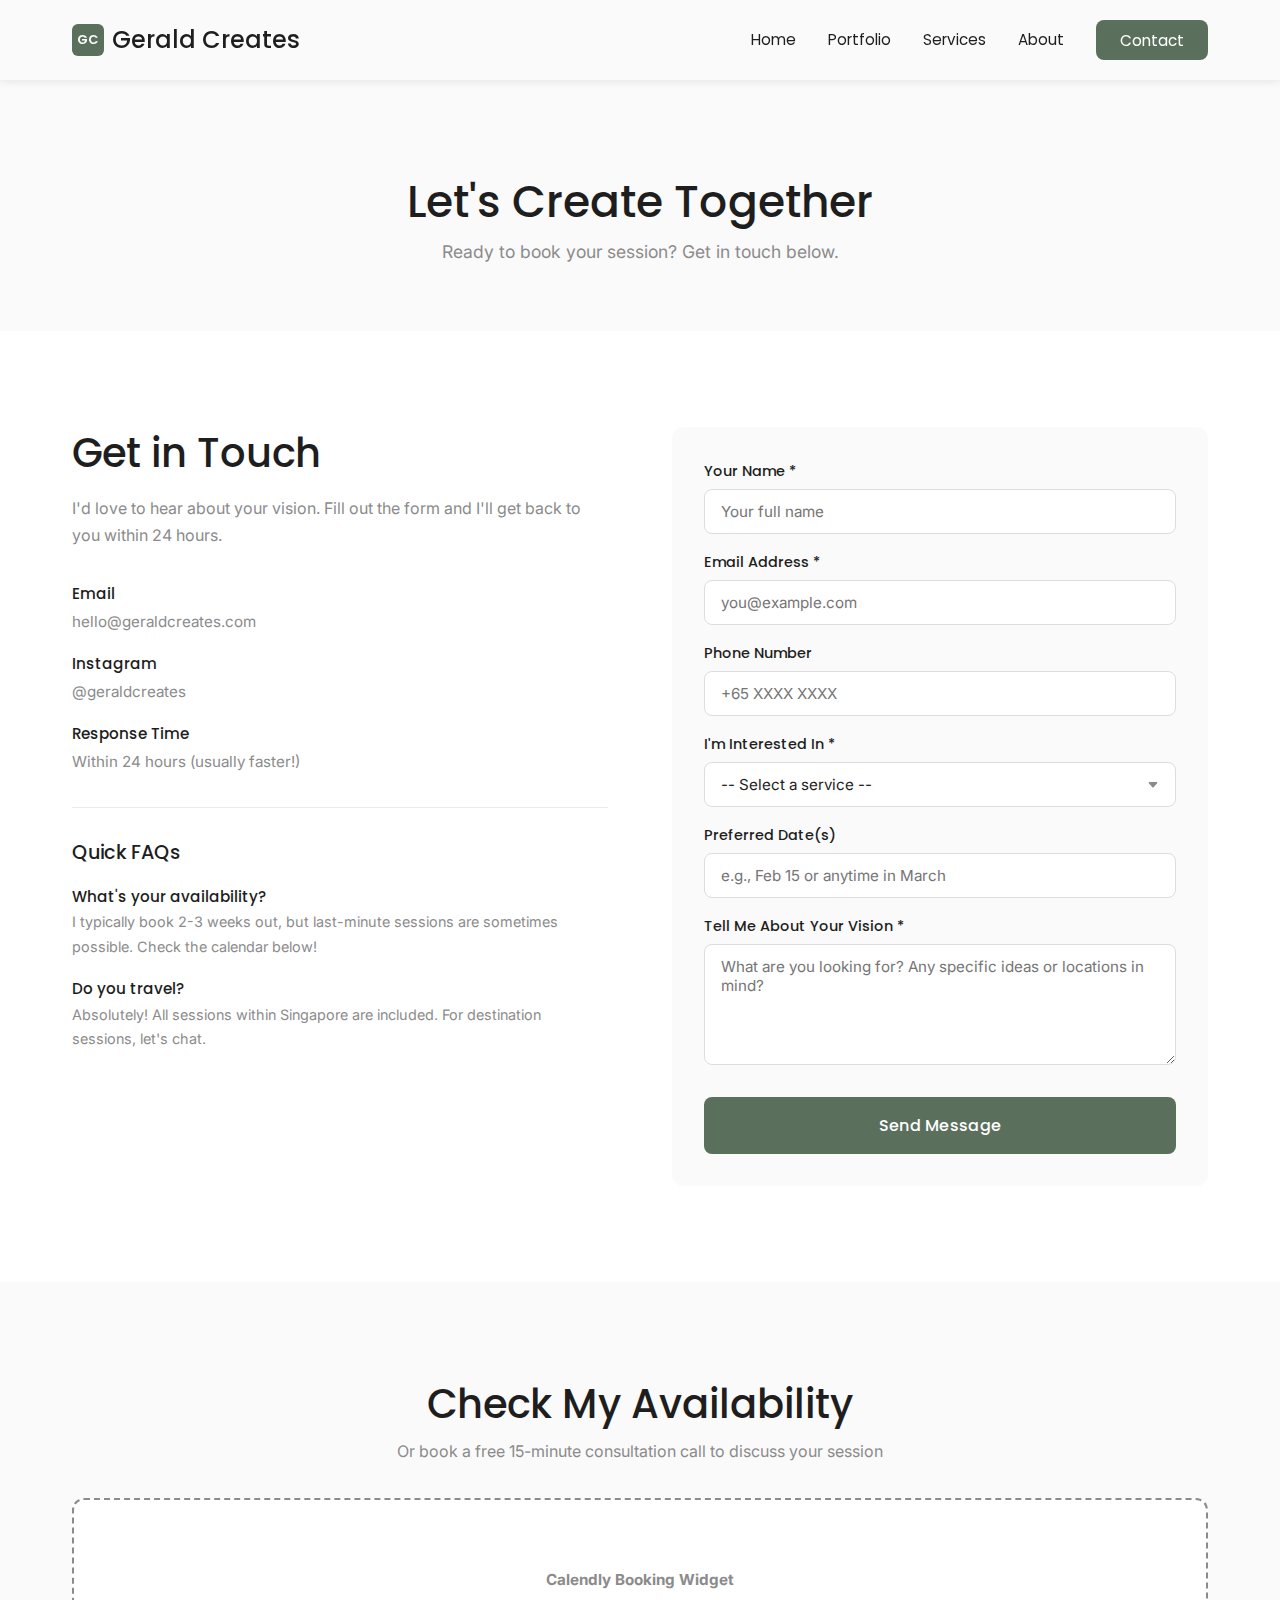
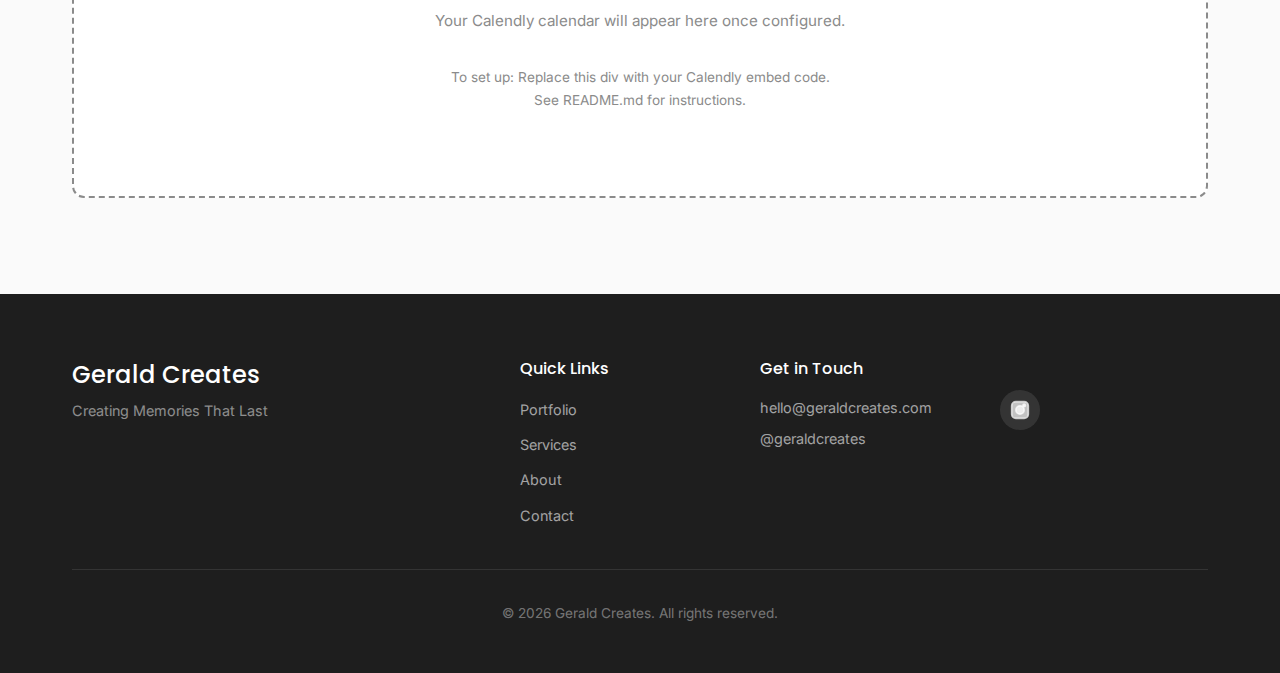
<file: contact.html>
<!DOCTYPE html>
<html lang="en">
<head>
  <meta charset="UTF-8">
  <meta name="viewport" content="width=device-width, initial-scale=1.0">

  <!-- Primary Meta Tags -->
  <title>Contact | Gerald Creates — Book Your Photography Session</title>
  <meta name="description" content="Book a photography session with Gerald Creates. Couples, maternity, and personal branding photography in Singapore. Get in touch today.">
  <meta name="keywords" content="book photographer singapore, contact gerald creates, photography booking, singapore photo session booking">
  <meta name="author" content="Gerald Creates">

  <!-- Open Graph -->
  <meta property="og:type" content="website">
  <meta property="og:url" content="https://geraldcreates.com/contact.html">
  <meta property="og:title" content="Contact | Gerald Creates">
  <meta property="og:description" content="Ready to book your session? Get in touch and let's create something beautiful together.">
  <meta property="og:image" content="https://geraldcreates.com/images/og-image.jpg">

  <!-- Twitter -->
  <meta property="twitter:card" content="summary_large_image">
  <meta property="twitter:title" content="Contact | Gerald Creates">
  <meta property="twitter:description" content="Ready to book your session? Get in touch today.">
  <meta property="twitter:image" content="https://geraldcreates.com/images/og-image.jpg">

  <!-- Favicon -->
  <link rel="icon" type="image/x-icon" href="favicon.ico">

  <!-- Google Fonts -->
  <link rel="preconnect" href="https://fonts.googleapis.com">
  <link rel="preconnect" href="https://fonts.gstatic.com" crossorigin>
  <link href="https://fonts.googleapis.com/css2?family=Poppins:wght@300;400;500;600;700&family=Inter:wght@300;400;500;600&display=swap" rel="stylesheet">

  <!-- Stylesheets -->
  <link rel="stylesheet" href="css/style.css">
  <link rel="stylesheet" href="css/responsive.css">
</head>
<body>

  <!-- Skip to Content -->
  <a href="#main-content" class="skip-link">Skip to main content</a>

  <!-- ─── HEADER ─────────────────────────────────────────── -->
  <header>
    <nav aria-label="Main navigation">
      <a href="index.html" class="logo" aria-label="Gerald Creates — Home"><span class="logo-icon">GC</span>Gerald Creates</a>
      <ul class="nav-links" role="menubar">
        <li role="none"><a href="index.html" role="menuitem">Home</a></li>
        <li role="none"><a href="portfolio.html" role="menuitem">Portfolio</a></li>
        <li role="none"><a href="services.html" role="menuitem">Services</a></li>
        <li role="none"><a href="about.html" role="menuitem">About</a></li>
        <li role="none"><a href="contact.html" role="menuitem" class="btn-nav-contact">Contact</a></li>
      </ul>
      <button class="hamburger" aria-label="Toggle navigation menu" aria-expanded="false">
        <span></span>
        <span></span>
        <span></span>
      </button>
    </nav>
  </header>

  <!-- Mobile Menu Overlay -->
  <div class="mobile-menu-overlay" aria-hidden="true"></div>

  <!-- ─── MAIN CONTENT ───────────────────────────────────── -->
  <main id="main-content">

    <!-- Page Hero -->
    <section class="page-hero">
      <div class="container">
        <h1>Let's Create Together</h1>
        <p>Ready to book your session? Get in touch below.</p>
      </div>
    </section>

    <!-- Contact Section -->
    <section class="contact-section" aria-label="Contact form and information">
      <div class="container">
        <div class="contact-layout">

          <!-- Contact Info -->
          <div class="contact-info reveal">
            <h2>Get in Touch</h2>
            <p>I'd love to hear about your vision. Fill out the form and I'll get back to you within 24 hours.</p>

            <div class="contact-details">
              <div class="contact-item">
                <strong>Email</strong>
                <p><a href="mailto:hello@geraldcreates.com">hello@geraldcreates.com</a></p>
              </div>
              <div class="contact-item">
                <strong>Instagram</strong>
                <p><a href="https://instagram.com/geraldcreates" target="_blank" rel="noopener">@geraldcreates</a></p>
              </div>
              <div class="contact-item">
                <strong>Response Time</strong>
                <p>Within 24 hours (usually faster!)</p>
              </div>
            </div>

            <div class="contact-faqs">
              <h3>Quick FAQs</h3>
              <!-- FAQ items rendered dynamically from site-data.js -->
              <div class="faq-list"></div>
            </div>
          </div>

          <!-- Contact Form -->
          <div class="contact-form-container reveal">
            <!--
              TODO: Replace YOUR_FORM_ID with your actual Formspree form ID.
              1. Go to https://formspree.io and create a free account
              2. Create a new form
              3. Copy your form ID (e.g., "xrgvknao")
              4. Replace "YOUR_FORM_ID" below with your ID
            -->
            <form id="contact-form" action="https://formspree.io/f/YOUR_FORM_ID" method="POST" novalidate>

              <div class="form-group">
                <label for="name">Your Name *</label>
                <input type="text" id="name" name="name" required autocomplete="name" placeholder="Your full name">
              </div>

              <div class="form-group">
                <label for="email">Email Address *</label>
                <input type="email" id="email" name="email" required autocomplete="email" placeholder="you@example.com">
              </div>

              <div class="form-group">
                <label for="phone">Phone Number</label>
                <input type="tel" id="phone" name="phone" autocomplete="tel" placeholder="+65 XXXX XXXX">
              </div>

              <div class="form-group">
                <label for="service">I'm Interested In *</label>
                <select id="service" name="service" required>
                  <option value="">-- Select a service --</option>
                  <!-- Options populated dynamically from services-data.js -->
                </select>
              </div>

              <div class="form-group">
                <label for="date">Preferred Date(s)</label>
                <input type="text" id="date" name="date" placeholder="e.g., Feb 15 or anytime in March">
              </div>

              <div class="form-group">
                <label for="message">Tell Me About Your Vision *</label>
                <textarea id="message" name="message" rows="5" required placeholder="What are you looking for? Any specific ideas or locations in mind?"></textarea>
              </div>

              <button type="submit" class="btn-primary">Send Message</button>

              <div id="form-status" role="alert"></div>
            </form>
          </div>

        </div>
      </div>
    </section>

    <!-- Calendly Embed Section -->
    <section class="booking-calendar" aria-label="Booking calendar">
      <div class="container">
        <h2>Check My Availability</h2>
        <p>Or book a free 15-minute consultation call to discuss your session</p>

        <!-- Calendly inline widget placeholder -->
        <div class="calendly-placeholder">
          <p><strong>Calendly Booking Widget</strong></p>
          <p>Your Calendly calendar will appear here once configured.</p>
          <p style="font-size: 0.85rem; margin-top: 1rem; color: var(--color-gray);">
            To set up: Replace this div with your Calendly embed code.<br>
            See README.md for instructions.
          </p>
          <!--
            INSTRUCTIONS: Replace this entire .calendly-placeholder div with:

            <div class="calendly-inline-widget"
                 data-url="https://calendly.com/YOUR_USERNAME"
                 style="min-width:320px;height:630px;">
            </div>
            <script type="text/javascript" src="https://assets.calendly.com/assets/external/widget.js" async></script>
          -->
        </div>
      </div>
    </section>

  </main>

  <!-- ─── FOOTER ─────────────────────────────────────────── -->
  <footer>
    <div class="container">
      <div class="footer-content">
        <div class="footer-brand">
          <h3>Gerald Creates</h3>
          <p>Creating Memories That Last</p>
        </div>
        <div class="footer-links">
          <h4>Quick Links</h4>
          <ul>
            <li><a href="portfolio.html">Portfolio</a></li>
            <li><a href="services.html">Services</a></li>
            <li><a href="about.html">About</a></li>
            <li><a href="contact.html">Contact</a></li>
          </ul>
        </div>
        <div class="footer-contact">
          <h4>Get in Touch</h4>
          <p><a href="mailto:hello@geraldcreates.com">hello@geraldcreates.com</a></p>
          <p><a href="https://instagram.com/geraldcreates" target="_blank" rel="noopener">@geraldcreates</a></p>
        </div>
        <div class="footer-social">
          <a href="https://instagram.com/geraldcreates" target="_blank" rel="noopener" aria-label="Follow on Instagram">
            <svg xmlns="http://www.w3.org/2000/svg" viewBox="0 0 24 24" fill="none" stroke="currentColor" stroke-width="2" stroke-linecap="round" stroke-linejoin="round"><rect x="2" y="2" width="20" height="20" rx="5" ry="5"/><circle cx="12" cy="12" r="5"/><circle cx="17" cy="6.5" r="1.5"/></svg>
          </a>
        </div>
      </div>
      <div class="footer-bottom">
        <p>&copy; 2026 Gerald Creates. All rights reserved.</p>
      </div>
    </div>
  </footer>

  <!-- Back to Top Button -->
  <button class="back-to-top" aria-label="Back to top">&uarr;</button>

  <!-- No-JavaScript Fallback -->
  <noscript>
    <div class="noscript-message">
      <h2>JavaScript Required</h2>
      <p>The contact form requires JavaScript. You can reach me directly at <a href="mailto:hello@geraldcreates.com">hello@geraldcreates.com</a>.</p>
    </div>
  </noscript>

  <!-- Data Files -->
  <script src="data/site-data.js"></script>
  <script src="data/services-data.js"></script>

  <!-- Scripts -->
  <script src="js/main.js"></script>
  <script src="js/contact.js"></script>
</body>
</html>
</file>
<file: css/style.css>
/**
 * ============================================
 * Gerald Creates - Main Stylesheet
 * ============================================
 * Brand Colors:
 *   Primary:    #1E1E1E (Charcoal Black)
 *   Secondary:  #8B8B8B (Warm Gray)
 *   Accent:     #5B6F5D (Deep Sage)
 *   Background: #FAFAFA (Off-White)
 *
 * Typography:
 *   Headings: Poppins Medium (500)
 *   Body:     Inter Regular (400)
 * ============================================
 */

/* ─── CSS VARIABLES ──────────────────────────────────────── */
:root {
  /* Brand Colors */
  --color-charcoal: #1E1E1E;
  --color-gray: #8B8B8B;
  --color-sage: #5B6F5D;
  --color-sage-dark: #4a5c4b;
  --color-sage-light: #6d8370;
  --color-offwhite: #FAFAFA;
  --color-white: #FFFFFF;
  --color-error: #c0392b;
  --color-success: #27ae60;

  /* Typography */
  --font-heading: 'Poppins', sans-serif;
  --font-body: 'Inter', sans-serif;

  /* Spacing */
  --spacing-xs: 0.5rem;
  --spacing-sm: 1rem;
  --spacing-md: 2rem;
  --spacing-lg: 4rem;
  --spacing-xl: 6rem;

  /* Layout */
  --container-width: 1200px;
  --container-narrow: 900px;
  --border-radius: 8px;
  --border-radius-lg: 12px;

  /* Transitions */
  --transition-speed: 0.3s;
  --transition-slow: 0.6s;

  /* Shadows */
  --shadow-sm: 0 2px 8px rgba(0, 0, 0, 0.08);
  --shadow-md: 0 4px 16px rgba(0, 0, 0, 0.12);
  --shadow-lg: 0 8px 32px rgba(0, 0, 0, 0.16);

  /* Header */
  --header-height: 80px;
}

/* ─── RESET & BASE ───────────────────────────────────────── */
*,
*::before,
*::after {
  margin: 0;
  padding: 0;
  box-sizing: border-box;
}

html {
  scroll-behavior: smooth;
  -webkit-text-size-adjust: 100%;
}

body {
  font-family: var(--font-body);
  font-weight: 400;
  font-size: 1rem;
  line-height: 1.7;
  color: var(--color-charcoal);
  background-color: var(--color-offwhite);
  -webkit-font-smoothing: antialiased;
  -moz-osx-font-smoothing: grayscale;
  overflow-x: hidden;
}

/* Skip to content link for accessibility */
.skip-link {
  position: absolute;
  top: -100%;
  left: 0;
  background: var(--color-sage);
  color: var(--color-white);
  padding: 0.75rem 1.5rem;
  z-index: 10000;
  font-family: var(--font-body);
  text-decoration: none;
  border-radius: 0 0 var(--border-radius) 0;
}

.skip-link:focus {
  top: 0;
}

img {
  max-width: 100%;
  height: auto;
  display: block;
}

a {
  color: var(--color-sage);
  text-decoration: none;
  transition: color var(--transition-speed) ease;
}

a:hover {
  color: var(--color-sage-dark);
}

a:focus-visible {
  outline: 2px solid var(--color-sage);
  outline-offset: 3px;
  border-radius: 2px;
}

ul, ol {
  list-style: none;
}

button {
  cursor: pointer;
  border: none;
  background: none;
  font-family: var(--font-body);
}

button:focus-visible {
  outline: 2px solid var(--color-sage);
  outline-offset: 3px;
}

/* ─── TYPOGRAPHY ─────────────────────────────────────────── */
h1, h2, h3, h4, h5, h6 {
  font-family: var(--font-heading);
  font-weight: 500;
  color: var(--color-charcoal);
  line-height: 1.2;
}

h1 { font-size: 3rem; line-height: 1.2; margin-bottom: var(--spacing-sm); }
h2 { font-size: 2.5rem; line-height: 1.3; margin-bottom: var(--spacing-sm); }
h3 { font-size: 1.75rem; line-height: 1.4; margin-bottom: var(--spacing-xs); }
h4 { font-size: 1.25rem; line-height: 1.4; margin-bottom: var(--spacing-xs); }

p {
  margin-bottom: var(--spacing-sm);
  color: var(--color-charcoal);
}

.text-gray {
  color: var(--color-gray);
}

.text-center {
  text-align: center;
}

/* ─── LAYOUT ─────────────────────────────────────────────── */
.container {
  width: 100%;
  max-width: var(--container-width);
  margin: 0 auto;
  padding: 0 var(--spacing-md);
}

.container-narrow {
  max-width: var(--container-narrow);
}

main {
  min-height: 60vh;
}

section {
  padding: var(--spacing-xl) 0;
}

.section-title {
  text-align: center;
  margin-bottom: var(--spacing-lg);
  position: relative;
}

.section-title::after {
  content: '';
  display: block;
  width: 60px;
  height: 3px;
  background-color: var(--color-sage);
  margin: var(--spacing-sm) auto 0;
  border-radius: 2px;
}

/* ─── BUTTONS ────────────────────────────────────────────── */
.btn-primary,
.btn-secondary,
.btn-outline,
.btn-primary-large {
  display: inline-block;
  font-family: var(--font-heading);
  font-weight: 500;
  font-size: 0.95rem;
  text-decoration: none;
  border-radius: var(--border-radius);
  transition: all var(--transition-speed) ease;
  cursor: pointer;
  text-align: center;
  letter-spacing: 0.02em;
}

.btn-primary {
  background: var(--color-sage);
  color: var(--color-white);
  padding: 0.875rem 2rem;
  border: 2px solid var(--color-sage);
}

.btn-primary:hover,
.btn-primary:focus-visible {
  background: var(--color-sage-dark);
  border-color: var(--color-sage-dark);
  color: var(--color-white);
  transform: translateY(-2px);
  box-shadow: var(--shadow-md);
}

.btn-primary-large {
  background: var(--color-sage);
  color: var(--color-white);
  padding: 1.125rem 2.5rem;
  font-size: 1.05rem;
  border: 2px solid var(--color-sage);
}

.btn-primary-large:hover,
.btn-primary-large:focus-visible {
  background: var(--color-sage-dark);
  border-color: var(--color-sage-dark);
  color: var(--color-white);
  transform: translateY(-2px);
  box-shadow: var(--shadow-lg);
}

.btn-secondary {
  background: transparent;
  color: var(--color-white);
  padding: 0.875rem 2rem;
  border: 2px solid var(--color-white);
}

.btn-secondary:hover,
.btn-secondary:focus-visible {
  background: var(--color-white);
  color: var(--color-charcoal);
  transform: translateY(-2px);
}

.btn-outline {
  background: transparent;
  color: var(--color-sage);
  padding: 0.75rem 1.75rem;
  border: 2px solid var(--color-sage);
}

.btn-outline:hover,
.btn-outline:focus-visible {
  background: var(--color-sage);
  color: var(--color-white);
  transform: translateY(-2px);
  box-shadow: var(--shadow-sm);
}

.link-arrow {
  font-family: var(--font-heading);
  font-weight: 500;
  color: var(--color-sage);
  display: inline-block;
  transition: all var(--transition-speed) ease;
}

.link-arrow:hover {
  color: var(--color-sage-dark);
  transform: translateX(4px);
}

/* ─── HEADER / NAVIGATION ────────────────────────────────── */
header {
  position: fixed;
  top: 0;
  left: 0;
  right: 0;
  z-index: 1000;
  background: transparent;
  transition: all var(--transition-speed) ease;
  height: var(--header-height);
}

header.sticky {
  background: rgba(250, 250, 250, 0.97);
  backdrop-filter: blur(12px);
  -webkit-backdrop-filter: blur(12px);
  box-shadow: var(--shadow-sm);
}

header.sticky .logo {
  color: var(--color-charcoal);
}

header.sticky .nav-links a {
  color: var(--color-charcoal);
}

header.sticky .nav-links a:hover,
header.sticky .nav-links a.active {
  color: var(--color-sage);
}

header.sticky .nav-links .btn-nav-contact {
  color: var(--color-white);
}

nav {
  display: flex;
  justify-content: space-between;
  align-items: center;
  max-width: var(--container-width);
  margin: 0 auto;
  padding: 0 var(--spacing-md);
  height: 100%;
}

.logo {
  font-family: var(--font-heading);
  font-weight: 500;
  font-size: 1.5rem;
  color: var(--color-white);
  text-decoration: none;
  transition: color var(--transition-speed) ease;
  z-index: 1001;
  display: flex;
  align-items: center;
  gap: 0.5rem;
}

.logo-icon {
  display: inline-flex;
  align-items: center;
  justify-content: center;
  width: 2rem;
  height: 2rem;
  background-color: var(--color-sage);
  color: var(--color-white);
  font-family: var(--font-heading);
  font-weight: 600;
  font-size: 0.8rem;
  border-radius: 6px;
  letter-spacing: 0.02em;
  transition: background-color var(--transition-speed) ease;
}

/* On non-hero pages, default logo to dark */
body:not(.has-hero) header .logo {
  color: var(--color-charcoal);
}

body:not(.has-hero) header .nav-links a {
  color: var(--color-charcoal);
}

body:not(.has-hero) header .nav-links a:hover,
body:not(.has-hero) header .nav-links a.active {
  color: var(--color-sage);
}

body:not(.has-hero) header {
  background: rgba(250, 250, 250, 0.97);
  backdrop-filter: blur(12px);
  -webkit-backdrop-filter: blur(12px);
  box-shadow: var(--shadow-sm);
}

.nav-links {
  display: flex;
  align-items: center;
  gap: var(--spacing-md);
}

.nav-links a {
  font-family: var(--font-heading);
  font-weight: 400;
  font-size: 0.95rem;
  color: var(--color-white);
  text-decoration: none;
  transition: color var(--transition-speed) ease;
  position: relative;
}

.nav-links a:hover,
.nav-links a.active {
  color: var(--color-sage-light);
}

.nav-links a.active::after {
  content: '';
  position: absolute;
  bottom: -4px;
  left: 0;
  right: 0;
  height: 2px;
  background: var(--color-sage);
  border-radius: 1px;
}

.btn-nav-contact {
  background: var(--color-sage) !important;
  color: var(--color-white) !important;
  padding: 0.6rem 1.5rem;
  border-radius: var(--border-radius);
  transition: all var(--transition-speed) ease !important;
}

.btn-nav-contact:hover {
  background: var(--color-sage-dark) !important;
  transform: translateY(-1px);
}

.btn-nav-contact::after {
  display: none !important;
}

/* Hamburger Menu */
.hamburger {
  display: none;
  flex-direction: column;
  gap: 5px;
  cursor: pointer;
  z-index: 1001;
  padding: 4px;
}

.hamburger span {
  display: block;
  width: 26px;
  height: 2px;
  background: var(--color-white);
  transition: all var(--transition-speed) ease;
  border-radius: 1px;
}

body:not(.has-hero) .hamburger span,
header.sticky .hamburger span {
  background: var(--color-charcoal);
}

.hamburger.active span:nth-child(1) {
  transform: rotate(45deg) translate(5px, 5px);
}

.hamburger.active span:nth-child(2) {
  opacity: 0;
}

.hamburger.active span:nth-child(3) {
  transform: rotate(-45deg) translate(5px, -5px);
}

/* Mobile Menu Overlay */
.mobile-menu-overlay {
  display: none;
  position: fixed;
  inset: 0;
  background: rgba(0, 0, 0, 0.5);
  z-index: 999;
  opacity: 0;
  transition: opacity var(--transition-speed) ease;
}

.mobile-menu-overlay.active {
  opacity: 1;
}

/* ─── HERO SECTION ───────────────────────────────────────── */
.hero {
  position: relative;
  height: 100vh;
  min-height: 600px;
  display: flex;
  align-items: center;
  justify-content: center;
  overflow: hidden;
  background-color: var(--color-charcoal);
}

.hero-bg {
  position: absolute;
  inset: 0;
  background-size: cover;
  background-position: center;
  background-repeat: no-repeat;
  transform: scale(1);
  transition: transform 0.1s linear;
}

.hero-overlay {
  position: absolute;
  inset: 0;
  background: rgba(0, 0, 0, 0.4);
  z-index: 1;
}

.hero-content {
  position: relative;
  z-index: 2;
  text-align: center;
  color: var(--color-white);
  padding: var(--spacing-md);
  animation: fadeInUp 1s ease-out;
}

.hero-logo {
  font-family: var(--font-heading);
  font-weight: 500;
  font-size: 4rem;
  color: var(--color-white);
  margin-bottom: var(--spacing-xs);
  letter-spacing: -0.02em;
}

.hero-tagline {
  font-family: var(--font-body);
  font-weight: 300;
  font-size: 1.25rem;
  color: rgba(255, 255, 255, 0.9);
  margin-bottom: var(--spacing-md);
  letter-spacing: 0.05em;
}

.scroll-indicator {
  position: absolute;
  bottom: 2rem;
  left: 50%;
  transform: translateX(-50%);
  z-index: 2;
  text-align: center;
  color: rgba(255, 255, 255, 0.7);
  animation: fadeIn 1.5s ease-out 0.5s both;
}

.scroll-indicator span {
  display: block;
  font-size: 0.8rem;
  letter-spacing: 0.1em;
  text-transform: uppercase;
  margin-bottom: 0.5rem;
  font-family: var(--font-body);
  font-weight: 300;
}

.scroll-arrow {
  font-size: 1.25rem;
  animation: bounce 2s infinite;
}

/* ─── PAGE HERO (non-home pages) ─────────────────────────── */
.page-hero {
  padding: calc(var(--header-height) + var(--spacing-xl)) 0 var(--spacing-lg);
  text-align: center;
  background: var(--color-offwhite);
}

.page-hero h1 {
  font-size: 2.75rem;
  margin-bottom: var(--spacing-xs);
}

.page-hero p {
  font-size: 1.1rem;
  color: var(--color-gray);
  max-width: 600px;
  margin: 0 auto;
}

/* ─── ABOUT PREVIEW SECTION ──────────────────────────────── */
.about-preview {
  background: var(--color-white);
}

.about-grid {
  display: grid;
  grid-template-columns: 1fr 1fr;
  gap: var(--spacing-lg);
  align-items: center;
}

.about-image img {
  width: 100%;
  height: 500px;
  object-fit: cover;
  border-radius: var(--border-radius-lg);
}

.about-text h2 {
  margin-bottom: var(--spacing-sm);
}

.about-text p {
  color: var(--color-gray);
  margin-bottom: var(--spacing-sm);
}

.about-text .link-arrow {
  margin-top: var(--spacing-xs);
}

/* ─── SERVICES PREVIEW SECTION ───────────────────────────── */
.services-preview {
  background: var(--color-offwhite);
}

.services-grid {
  display: grid;
  grid-template-columns: repeat(3, 1fr);
  gap: var(--spacing-md);
}

.service-card {
  background: var(--color-white);
  border-radius: var(--border-radius-lg);
  overflow: hidden;
  transition: all var(--transition-speed) ease;
  box-shadow: var(--shadow-sm);
}

.service-card:hover {
  transform: translateY(-4px);
  box-shadow: var(--shadow-md);
}

.service-card img {
  width: 100%;
  height: 280px;
  object-fit: cover;
}

.service-card-content {
  padding: var(--spacing-md);
}

.service-card h3 {
  font-size: 1.35rem;
  margin-bottom: 0.25rem;
}

.service-card .service-card-subtitle {
  color: var(--color-gray);
  font-size: 0.95rem;
  margin-bottom: var(--spacing-sm);
}

.service-card .price {
  display: block;
  font-family: var(--font-heading);
  font-weight: 600;
  font-size: 1.2rem;
  color: var(--color-sage);
  margin-bottom: var(--spacing-sm);
}

.service-card .btn-outline {
  width: 100%;
  display: block;
  text-align: center;
}

/* ─── PORTFOLIO PREVIEW SECTION ──────────────────────────── */
.portfolio-preview {
  background: var(--color-white);
}

.portfolio-grid {
  display: grid;
  grid-template-columns: repeat(3, 1fr);
  gap: var(--spacing-sm);
}

.portfolio-item {
  position: relative;
  overflow: hidden;
  border-radius: var(--border-radius);
  cursor: pointer;
  aspect-ratio: 4 / 5;
}

.portfolio-item img {
  width: 100%;
  height: 100%;
  object-fit: cover;
  transition: transform var(--transition-speed) ease;
}

.portfolio-item:hover img {
  transform: scale(1.05);
}

.portfolio-overlay {
  position: absolute;
  bottom: 0;
  left: 0;
  right: 0;
  top: 0;
  background: linear-gradient(transparent 50%, rgba(0, 0, 0, 0.6));
  display: flex;
  align-items: flex-end;
  padding: var(--spacing-sm);
  opacity: 0;
  transition: opacity var(--transition-speed) ease;
}

.portfolio-item:hover .portfolio-overlay {
  opacity: 1;
}

.portfolio-category {
  color: var(--color-white);
  font-family: var(--font-heading);
  font-weight: 400;
  font-size: 0.85rem;
  letter-spacing: 0.05em;
  text-transform: uppercase;
}

.portfolio-grid-section .portfolio-grid {
  margin-bottom: var(--spacing-lg);
}

/* ─── TESTIMONIALS SECTION ───────────────────────────────── */
.testimonials {
  background: var(--color-offwhite);
}

.testimonial-slider {
  max-width: 700px;
  margin: 0 auto;
  position: relative;
  min-height: 180px;
}

.testimonial {
  text-align: center;
  position: absolute;
  top: 0;
  left: 0;
  right: 0;
  opacity: 0;
  visibility: hidden;
  transition: opacity var(--transition-slow) ease, visibility var(--transition-slow) ease;
}

.testimonial.active {
  opacity: 1;
  visibility: visible;
  position: relative;
}

.testimonial .quote {
  font-size: 1.2rem;
  font-style: italic;
  color: var(--color-charcoal);
  line-height: 1.8;
  margin-bottom: var(--spacing-sm);
  position: relative;
  padding: 0 var(--spacing-md);
}

.testimonial .quote::before {
  content: '\201C';
  font-family: var(--font-heading);
  font-size: 4rem;
  color: var(--color-sage);
  opacity: 0.3;
  position: absolute;
  top: -1.5rem;
  left: 0;
  line-height: 1;
}

.testimonial .author {
  font-family: var(--font-heading);
  font-weight: 500;
  color: var(--color-sage);
  font-size: 0.95rem;
}

.slider-dots {
  display: flex;
  justify-content: center;
  gap: 0.5rem;
  margin-top: var(--spacing-md);
}

.dot {
  width: 10px;
  height: 10px;
  border-radius: 50%;
  background: var(--color-gray);
  opacity: 0.4;
  cursor: pointer;
  transition: all var(--transition-speed) ease;
  border: none;
}

.dot.active {
  background: var(--color-sage);
  opacity: 1;
  transform: scale(1.2);
}

/* ─── CTA SECTION ────────────────────────────────────────── */
.cta {
  background: var(--color-charcoal);
  text-align: center;
  padding: var(--spacing-xl) 0;
}

.cta h2 {
  color: var(--color-white);
  margin-bottom: var(--spacing-xs);
}

.cta p {
  color: rgba(255, 255, 255, 0.7);
  margin-bottom: var(--spacing-md);
  font-size: 1.1rem;
}

/* ─── PORTFOLIO FILTERS ──────────────────────────────────── */
.portfolio-filters {
  padding: var(--spacing-md) 0;
  text-align: center;
}

.filter-buttons {
  display: flex;
  justify-content: center;
  gap: var(--spacing-sm);
  flex-wrap: wrap;
}

.filter-btn {
  font-family: var(--font-heading);
  font-weight: 400;
  font-size: 0.95rem;
  padding: 0.6rem 1.5rem;
  border: 2px solid var(--color-gray);
  border-radius: 50px;
  color: var(--color-gray);
  background: transparent;
  cursor: pointer;
  transition: all var(--transition-speed) ease;
}

.filter-btn:hover {
  border-color: var(--color-sage);
  color: var(--color-sage);
}

.filter-btn.active {
  background: var(--color-sage);
  border-color: var(--color-sage);
  color: var(--color-white);
}

/* ─── LIGHTBOX ───────────────────────────────────────────── */
.lightbox {
  display: none;
  position: fixed;
  inset: 0;
  background: rgba(0, 0, 0, 0.95);
  z-index: 2000;
  align-items: center;
  justify-content: center;
  opacity: 0;
  transition: opacity var(--transition-speed) ease;
}

.lightbox.active {
  display: flex;
  opacity: 1;
}

.lightbox-content {
  max-width: 90vw;
  max-height: 85vh;
  position: relative;
  display: flex;
  align-items: center;
  justify-content: center;
}

.lightbox-content img {
  max-width: 100%;
  max-height: 85vh;
  object-fit: contain;
  border-radius: 4px;
}

.lightbox-close {
  position: absolute;
  top: 1rem;
  right: 1.5rem;
  font-size: 2rem;
  color: var(--color-white);
  cursor: pointer;
  z-index: 2001;
  background: none;
  border: none;
  width: 44px;
  height: 44px;
  display: flex;
  align-items: center;
  justify-content: center;
  transition: opacity var(--transition-speed) ease;
  opacity: 0.7;
}

.lightbox-close:hover {
  opacity: 1;
}

.lightbox-prev,
.lightbox-next {
  position: absolute;
  top: 50%;
  transform: translateY(-50%);
  font-size: 2.5rem;
  color: var(--color-white);
  cursor: pointer;
  z-index: 2001;
  background: none;
  border: none;
  width: 60px;
  height: 60px;
  display: flex;
  align-items: center;
  justify-content: center;
  transition: opacity var(--transition-speed) ease;
  opacity: 0.7;
}

.lightbox-prev { left: 1rem; }
.lightbox-next { right: 1rem; }

.lightbox-prev:hover,
.lightbox-next:hover {
  opacity: 1;
}

.lightbox-counter {
  position: absolute;
  bottom: 1rem;
  left: 50%;
  transform: translateX(-50%);
  color: rgba(255, 255, 255, 0.7);
  font-family: var(--font-body);
  font-size: 0.9rem;
}

/* ─── SERVICE SECTIONS (Services page) ───────────────────── */
.service-section {
  padding: var(--spacing-xl) 0;
}

.service-section:nth-child(even) {
  background: var(--color-white);
}

.service-layout {
  display: grid;
  grid-template-columns: 1fr 1fr;
  gap: var(--spacing-lg);
  align-items: start;
}

.service-section:nth-child(even) .service-layout {
  direction: rtl;
}

.service-section:nth-child(even) .service-layout > * {
  direction: ltr;
}

.service-image img {
  width: 100%;
  height: 450px;
  object-fit: cover;
  border-radius: var(--border-radius-lg);
}

.service-details h2 {
  font-size: 2rem;
  margin-bottom: 0.25rem;
}

.service-subtitle {
  font-family: var(--font-heading);
  font-weight: 400;
  color: var(--color-sage);
  font-size: 1.05rem;
  margin-bottom: var(--spacing-sm);
}

.service-description {
  color: var(--color-gray);
  margin-bottom: var(--spacing-md);
}

.service-details h3 {
  font-size: 1.2rem;
  margin-top: var(--spacing-md);
  margin-bottom: var(--spacing-sm);
}

.service-includes {
  margin-bottom: var(--spacing-sm);
}

.service-includes li {
  padding: 0.4rem 0;
  padding-left: 1.5rem;
  position: relative;
  color: var(--color-charcoal);
  font-size: 0.95rem;
}

.service-includes li::before {
  content: '✓';
  position: absolute;
  left: 0;
  color: var(--color-sage);
  font-weight: 600;
}

.service-process {
  list-style: decimal;
  margin-left: 1.25rem;
  margin-bottom: var(--spacing-sm);
}

.service-process li {
  padding: 0.3rem 0;
  color: var(--color-charcoal);
  font-size: 0.95rem;
}

.service-pricing {
  margin: var(--spacing-md) 0;
  padding: var(--spacing-sm) 0;
  border-top: 1px solid rgba(0, 0, 0, 0.08);
  border-bottom: 1px solid rgba(0, 0, 0, 0.08);
}

.service-pricing .price {
  font-family: var(--font-heading);
  font-weight: 600;
  font-size: 2rem;
  color: var(--color-sage);
}

.service-testimonial {
  background: var(--color-offwhite);
  border-radius: var(--border-radius);
  padding: var(--spacing-sm) var(--spacing-md);
  margin: var(--spacing-md) 0;
  border-left: 3px solid var(--color-sage);
}

.service-testimonial .quote {
  font-style: italic;
  color: var(--color-gray);
  margin-bottom: 0.5rem;
  font-size: 0.95rem;
}

.service-testimonial .author {
  font-family: var(--font-heading);
  font-weight: 500;
  color: var(--color-sage);
  font-size: 0.9rem;
}

.service-cta {
  display: flex;
  gap: var(--spacing-sm);
  flex-wrap: wrap;
  margin-top: var(--spacing-md);
}

/* ─── ABOUT PAGE ─────────────────────────────────────────── */
.about-main {
  background: var(--color-white);
}

.about-layout {
  display: grid;
  grid-template-columns: 2fr 3fr;
  gap: var(--spacing-lg);
  align-items: start;
}

.about-photo img {
  width: 100%;
  height: auto;
  border-radius: var(--border-radius-lg);
  position: sticky;
  top: calc(var(--header-height) + var(--spacing-md));
}

.about-content h2 {
  margin-bottom: var(--spacing-sm);
}

.about-content h3 {
  font-size: 1.3rem;
  margin-top: var(--spacing-md);
  margin-bottom: var(--spacing-xs);
}

.about-content p {
  color: var(--color-gray);
}

.about-reasons {
  margin: var(--spacing-sm) 0;
}

.about-reasons li {
  padding: 0.5rem 0;
  padding-left: 1.5rem;
  position: relative;
  color: var(--color-charcoal);
}

.about-reasons li::before {
  content: '→';
  position: absolute;
  left: 0;
  color: var(--color-sage);
  font-weight: 600;
}

.about-cta {
  display: flex;
  gap: var(--spacing-sm);
  flex-wrap: wrap;
  margin-top: var(--spacing-md);
}

/* Credentials */
.credentials {
  background: var(--color-offwhite);
}

.credentials h2 {
  text-align: center;
  margin-bottom: var(--spacing-lg);
}

.credentials-grid {
  display: grid;
  grid-template-columns: repeat(3, 1fr);
  gap: var(--spacing-md);
  text-align: center;
}

.credential-item {
  padding: var(--spacing-md);
}

.credential-item h3 {
  font-size: 2.5rem;
  color: var(--color-sage);
  margin-bottom: 0.25rem;
}

.credential-item p {
  color: var(--color-gray);
  font-size: 0.95rem;
}

/* ─── CONTACT PAGE ───────────────────────────────────────── */
.contact-section {
  background: var(--color-white);
}

.contact-layout {
  display: grid;
  grid-template-columns: 1fr 1fr;
  gap: var(--spacing-lg);
}

.contact-info h2 {
  margin-bottom: var(--spacing-sm);
}

.contact-info > p {
  color: var(--color-gray);
  margin-bottom: var(--spacing-md);
}

.contact-details {
  margin-bottom: var(--spacing-md);
}

.contact-item {
  margin-bottom: var(--spacing-sm);
}

.contact-item strong {
  display: block;
  font-family: var(--font-heading);
  font-weight: 500;
  color: var(--color-charcoal);
  margin-bottom: 0.15rem;
  font-size: 0.95rem;
}

.contact-item p,
.contact-item a {
  color: var(--color-gray);
  margin-bottom: 0;
  font-size: 0.95rem;
}

.contact-faqs {
  margin-top: var(--spacing-md);
  padding-top: var(--spacing-md);
  border-top: 1px solid rgba(0, 0, 0, 0.08);
}

.contact-faqs h3 {
  font-size: 1.2rem;
  margin-bottom: var(--spacing-sm);
}

.faq-item {
  margin-bottom: var(--spacing-sm);
}

.faq-item strong {
  font-family: var(--font-heading);
  font-weight: 500;
  color: var(--color-charcoal);
  font-size: 0.95rem;
}

.faq-item p {
  color: var(--color-gray);
  font-size: 0.9rem;
}

/* Contact Form */
.contact-form-container {
  background: var(--color-offwhite);
  padding: var(--spacing-md);
  border-radius: var(--border-radius-lg);
}

.form-group {
  margin-bottom: var(--spacing-sm);
}

.form-group label {
  display: block;
  font-family: var(--font-heading);
  font-weight: 500;
  font-size: 0.9rem;
  color: var(--color-charcoal);
  margin-bottom: 0.35rem;
}

.form-group input,
.form-group select,
.form-group textarea {
  width: 100%;
  padding: 0.75rem 1rem;
  font-family: var(--font-body);
  font-size: 0.95rem;
  border: 1.5px solid #ddd;
  border-radius: var(--border-radius);
  background: var(--color-white);
  color: var(--color-charcoal);
  transition: border-color var(--transition-speed) ease, box-shadow var(--transition-speed) ease;
  -webkit-appearance: none;
  appearance: none;
}

.form-group input:focus,
.form-group select:focus,
.form-group textarea:focus {
  outline: none;
  border-color: var(--color-sage);
  box-shadow: 0 0 0 3px rgba(91, 111, 93, 0.15);
}

.form-group input.error,
.form-group select.error,
.form-group textarea.error {
  border-color: var(--color-error);
}

.form-group textarea {
  resize: vertical;
  min-height: 120px;
}

.form-group select {
  cursor: pointer;
  background-image: url("data:image/svg+xml,%3Csvg xmlns='http://www.w3.org/2000/svg' width='12' height='12' fill='%238B8B8B' viewBox='0 0 16 16'%3E%3Cpath d='M7.247 11.14L2.451 5.658C1.885 5.013 2.345 4 3.204 4h9.592a1 1 0 0 1 .753 1.659l-4.796 5.48a1 1 0 0 1-1.506 0z'/%3E%3C/svg%3E");
  background-repeat: no-repeat;
  background-position: right 1rem center;
  padding-right: 2.5rem;
}

.contact-form-container .btn-primary {
  width: 100%;
  padding: 1rem;
  font-size: 1rem;
  border: none;
  cursor: pointer;
  margin-top: var(--spacing-xs);
}

#form-status {
  display: none;
  margin-top: var(--spacing-sm);
  padding: 0.75rem 1rem;
  border-radius: var(--border-radius);
  font-size: 0.95rem;
  text-align: center;
}

#form-status.success {
  background: rgba(39, 174, 96, 0.1);
  color: var(--color-success);
  border: 1px solid rgba(39, 174, 96, 0.2);
}

#form-status.error {
  background: rgba(192, 57, 43, 0.1);
  color: var(--color-error);
  border: 1px solid rgba(192, 57, 43, 0.2);
}

/* Calendly Placeholder */
.booking-calendar {
  background: var(--color-offwhite);
  text-align: center;
}

.booking-calendar h2 {
  margin-bottom: var(--spacing-xs);
}

.booking-calendar > .container > p {
  color: var(--color-gray);
  margin-bottom: var(--spacing-md);
}

.calendly-placeholder {
  background: var(--color-white);
  border: 2px dashed var(--color-gray);
  border-radius: var(--border-radius-lg);
  padding: var(--spacing-lg) var(--spacing-md);
  min-height: 300px;
  display: flex;
  flex-direction: column;
  align-items: center;
  justify-content: center;
}

.calendly-placeholder p {
  color: var(--color-gray);
  font-size: 0.95rem;
}

/* ─── FOOTER ─────────────────────────────────────────────── */
footer {
  background: var(--color-charcoal);
  color: rgba(255, 255, 255, 0.7);
  padding: var(--spacing-lg) 0 var(--spacing-md);
}

.footer-content {
  display: grid;
  grid-template-columns: 2fr 1fr 1fr 1fr;
  gap: var(--spacing-md);
  padding-bottom: var(--spacing-md);
  border-bottom: 1px solid rgba(255, 255, 255, 0.1);
}

.footer-brand h3 {
  font-family: var(--font-heading);
  font-weight: 500;
  font-size: 1.5rem;
  color: var(--color-white);
  margin-bottom: 0.5rem;
}

.footer-brand p {
  color: rgba(255, 255, 255, 0.5);
  font-size: 0.9rem;
}

footer h4 {
  font-family: var(--font-heading);
  font-weight: 500;
  font-size: 1rem;
  color: var(--color-white);
  margin-bottom: var(--spacing-sm);
}

.footer-links ul {
  list-style: none;
}

.footer-links li {
  margin-bottom: 0.5rem;
}

.footer-links a {
  color: rgba(255, 255, 255, 0.6);
  font-size: 0.9rem;
  transition: color var(--transition-speed) ease;
}

.footer-links a:hover {
  color: var(--color-white);
}

.footer-contact p {
  font-size: 0.9rem;
  margin-bottom: 0.4rem;
  color: rgba(255, 255, 255, 0.6);
}

.footer-contact a {
  color: rgba(255, 255, 255, 0.6);
}

.footer-contact a:hover {
  color: var(--color-white);
}

.footer-social {
  display: flex;
  gap: var(--spacing-sm);
  align-items: flex-start;
  padding-top: 2rem;
}

.footer-social a {
  display: flex;
  align-items: center;
  justify-content: center;
  width: 40px;
  height: 40px;
  border-radius: 50%;
  background: rgba(255, 255, 255, 0.1);
  color: rgba(255, 255, 255, 0.7);
  transition: all var(--transition-speed) ease;
  font-size: 1.1rem;
  text-decoration: none;
}

.footer-social a:hover {
  background: var(--color-sage);
  color: var(--color-white);
  transform: translateY(-2px);
}

/* Instagram SVG icon */
.footer-social svg {
  width: 20px;
  height: 20px;
  fill: currentColor;
}

.footer-bottom {
  padding-top: var(--spacing-md);
  text-align: center;
}

.footer-bottom p {
  font-size: 0.85rem;
  color: rgba(255, 255, 255, 0.4);
}

/* ─── BACK TO TOP ────────────────────────────────────────── */
.back-to-top {
  position: fixed;
  bottom: 2rem;
  right: 2rem;
  width: 44px;
  height: 44px;
  background: var(--color-sage);
  color: var(--color-white);
  border: none;
  border-radius: 50%;
  cursor: pointer;
  font-size: 1.25rem;
  display: flex;
  align-items: center;
  justify-content: center;
  opacity: 0;
  visibility: hidden;
  transform: translateY(10px);
  transition: all var(--transition-speed) ease;
  z-index: 900;
  box-shadow: var(--shadow-md);
}

.back-to-top.visible {
  opacity: 1;
  visibility: visible;
  transform: translateY(0);
}

.back-to-top:hover {
  background: var(--color-sage-dark);
  transform: translateY(-2px);
}

/* ─── WHATSAPP FLOATING BUTTON ───────────────────────────── */
.whatsapp-btn {
  position: fixed;
  bottom: 2rem;
  left: 2rem;
  width: 56px;
  height: 56px;
  background: #25D366;
  color: var(--color-white);
  border-radius: 50%;
  display: flex;
  align-items: center;
  justify-content: center;
  box-shadow: var(--shadow-lg);
  transition: all var(--transition-speed) ease;
  z-index: 900;
}

.whatsapp-btn svg {
  width: 28px;
  height: 28px;
}

.whatsapp-btn:hover {
  background: #128C7E;
  transform: scale(1.1);
}

/* ─── SCROLL REVEAL ANIMATION ────────────────────────────── */
.reveal {
  opacity: 0;
  transform: translateY(30px);
  transition: opacity 0.6s ease, transform 0.6s ease;
}

.reveal.revealed {
  opacity: 1;
  transform: translateY(0);
}

/* ─── LOADING SPINNER ────────────────────────────────────── */
.spinner {
  display: inline-block;
  width: 20px;
  height: 20px;
  border: 2px solid rgba(255, 255, 255, 0.3);
  border-top-color: var(--color-white);
  border-radius: 50%;
  animation: spin 0.6s linear infinite;
  vertical-align: middle;
  margin-right: 0.5rem;
}

/* ─── IMAGE LOADING ──────────────────────────────────────── */
.img-loading {
  background: linear-gradient(110deg, #ececec 8%, #f5f5f5 18%, #ececec 33%);
  background-size: 200% 100%;
  animation: shimmer 1.5s ease-in-out infinite;
}

img.loaded {
  animation: fadeIn 0.4s ease-in;
}

/* ─── NOSCRIPT ───────────────────────────────────────────── */
.noscript-message {
  text-align: center;
  padding: var(--spacing-lg);
  max-width: 600px;
  margin: calc(var(--header-height) + var(--spacing-lg)) auto;
}

.noscript-message h2 {
  margin-bottom: var(--spacing-sm);
}

.noscript-message p {
  color: var(--color-gray);
}

/* ─── KEYFRAME ANIMATIONS ────────────────────────────────── */
@keyframes fadeIn {
  from { opacity: 0; }
  to { opacity: 1; }
}

@keyframes fadeInUp {
  from {
    opacity: 0;
    transform: translateY(30px);
  }
  to {
    opacity: 1;
    transform: translateY(0);
  }
}

@keyframes bounce {
  0%, 20%, 50%, 80%, 100% { transform: translateY(0); }
  40% { transform: translateY(-8px); }
  60% { transform: translateY(-4px); }
}

@keyframes spin {
  to { transform: rotate(360deg); }
}

@keyframes shimmer {
  0% { background-position: -200% 0; }
  100% { background-position: 200% 0; }
}

/* ─── PRINT STYLES ───────────────────────────────────────── */
@media print {
  header,
  footer,
  .hamburger,
  .back-to-top,
  .whatsapp-btn,
  .scroll-indicator,
  .lightbox,
  .btn-primary,
  .btn-outline,
  .btn-secondary,
  .mobile-menu-overlay {
    display: none !important;
  }

  body {
    background: white;
    color: black;
    font-size: 12pt;
  }

  .hero {
    height: auto;
    min-height: 0;
    padding: 2rem 0;
    background: white !important;
  }

  .hero-content {
    color: black;
  }

  .hero-logo {
    color: black;
  }

  main {
    padding-top: 0;
  }

  a {
    color: black;
    text-decoration: underline;
  }

  .container {
    max-width: 100%;
  }
}
</file>
<file: css/responsive.css>
/**
 * ============================================
 * Gerald Creates - Responsive Styles
 * ============================================
 * Mobile-first breakpoints:
 *   Mobile:  <= 480px
 *   Tablet:  <= 768px
 *   Desktop: <= 1024px
 *   Wide:    <= 1440px
 * ============================================
 */

/* ─── TABLET AND BELOW (768px) ───────────────────────────── */
@media (max-width: 768px) {

  /* Typography scale down */
  h1 { font-size: 2.25rem; }
  h2 { font-size: 1.85rem; }
  h3 { font-size: 1.4rem; }

  /* Spacing adjustments */
  section { padding: var(--spacing-lg) 0; }
  .container { padding: 0 var(--spacing-sm); }

  /* Navigation - Mobile menu */
  .hamburger {
    display: flex;
  }

  .nav-links {
    position: fixed;
    top: 0;
    right: -100%;
    width: 80%;
    max-width: 360px;
    height: 100vh;
    background: var(--color-white);
    flex-direction: column;
    justify-content: center;
    align-items: center;
    gap: var(--spacing-md);
    transition: right var(--transition-speed) ease;
    box-shadow: -4px 0 20px rgba(0, 0, 0, 0.15);
    z-index: 1000;
  }

  .nav-links.active {
    right: 0;
  }

  .nav-links a {
    color: var(--color-charcoal) !important;
    font-size: 1.1rem;
  }

  .nav-links a:hover,
  .nav-links a.active {
    color: var(--color-sage) !important;
  }

  .mobile-menu-overlay.active {
    display: block;
  }

  /* Hero */
  .hero-logo { font-size: 2.75rem; }
  .hero-tagline { font-size: 1.05rem; }

  /* About preview */
  .about-grid {
    grid-template-columns: 1fr;
    gap: var(--spacing-md);
  }

  .about-image img {
    height: 350px;
  }

  /* Services grid */
  .services-grid {
    grid-template-columns: 1fr;
    gap: var(--spacing-md);
  }

  /* Portfolio grid */
  .portfolio-grid {
    grid-template-columns: repeat(2, 1fr);
  }

  /* Service sections */
  .service-layout {
    grid-template-columns: 1fr;
    gap: var(--spacing-md);
  }

  .service-section:nth-child(even) .service-layout {
    direction: ltr;
  }

  .service-image img {
    height: 300px;
  }

  /* About layout */
  .about-layout {
    grid-template-columns: 1fr;
    gap: var(--spacing-md);
  }

  .about-photo img {
    position: static;
    max-height: 450px;
    object-fit: cover;
    width: 100%;
  }

  /* Contact layout */
  .contact-layout {
    grid-template-columns: 1fr;
    gap: var(--spacing-md);
  }

  /* Credentials */
  .credentials-grid {
    grid-template-columns: repeat(3, 1fr);
    gap: var(--spacing-sm);
  }

  .credential-item h3 {
    font-size: 1.75rem;
  }

  /* Footer */
  .footer-content {
    grid-template-columns: 1fr 1fr;
    gap: var(--spacing-md);
  }

  /* Lightbox */
  .lightbox-prev,
  .lightbox-next {
    width: 44px;
    height: 44px;
    font-size: 2rem;
  }

  .lightbox-prev { left: 0.5rem; }
  .lightbox-next { right: 0.5rem; }

  /* Page hero */
  .page-hero {
    padding: calc(var(--header-height) + var(--spacing-lg)) 0 var(--spacing-md);
  }

  .page-hero h1 {
    font-size: 2.25rem;
  }

  /* Testimonials */
  .testimonial .quote {
    font-size: 1.05rem;
    padding: 0 var(--spacing-sm);
  }
}

/* ─── MOBILE (480px) ─────────────────────────────────────── */
@media (max-width: 480px) {

  /* Typography */
  h1 { font-size: 1.85rem; }
  h2 { font-size: 1.5rem; }
  h3 { font-size: 1.2rem; }
  h4 { font-size: 1.05rem; }

  /* Spacing */
  section { padding: var(--spacing-md) 0; }
  .section-title { margin-bottom: var(--spacing-md); }

  /* Hero */
  .hero { min-height: 500px; }
  .hero-logo { font-size: 2.25rem; }
  .hero-tagline { font-size: 0.95rem; }
  .scroll-indicator { bottom: 1.25rem; }

  /* Portfolio grid - single column */
  .portfolio-grid {
    grid-template-columns: 1fr;
    gap: var(--spacing-sm);
  }

  /* Service card */
  .service-card img {
    height: 220px;
  }

  /* Buttons */
  .btn-primary,
  .btn-outline,
  .btn-secondary {
    padding: 0.75rem 1.5rem;
    font-size: 0.9rem;
    width: 100%;
    text-align: center;
  }

  .btn-primary-large {
    padding: 0.875rem 2rem;
    font-size: 0.95rem;
  }

  .service-cta,
  .about-cta {
    flex-direction: column;
  }

  .service-cta .btn-primary,
  .service-cta .btn-outline {
    width: 100%;
  }

  /* Contact form */
  .contact-form-container {
    padding: var(--spacing-sm);
  }

  /* Credentials */
  .credentials-grid {
    grid-template-columns: 1fr;
    gap: var(--spacing-xs);
  }

  .credential-item {
    padding: var(--spacing-sm);
  }

  /* Footer */
  .footer-content {
    grid-template-columns: 1fr;
    gap: var(--spacing-md);
    text-align: center;
  }

  .footer-social {
    justify-content: center;
    padding-top: 0;
  }

  .footer-bottom {
    padding-top: var(--spacing-sm);
  }

  /* Filter buttons */
  .filter-buttons {
    gap: 0.5rem;
  }

  .filter-btn {
    padding: 0.5rem 1rem;
    font-size: 0.85rem;
  }

  /* Lightbox */
  .lightbox-close {
    top: 0.5rem;
    right: 0.5rem;
  }

  .lightbox-counter {
    bottom: 0.5rem;
    font-size: 0.8rem;
  }

  /* Page hero */
  .page-hero h1 {
    font-size: 1.85rem;
  }

  .page-hero p {
    font-size: 0.95rem;
  }

  /* CTA */
  .cta h2 { font-size: 1.5rem; }
  .cta p { font-size: 0.95rem; }

  /* About image */
  .about-image img {
    height: 280px;
  }

  /* Service image */
  .service-image img {
    height: 250px;
  }

  /* Testimonial */
  .testimonial .quote {
    font-size: 0.95rem;
  }

  .testimonial .quote::before {
    font-size: 3rem;
    top: -1rem;
  }
}

/* ─── SMALL MOBILE (320px) ───────────────────────────────── */
@media (max-width: 320px) {
  .container {
    padding: 0 0.75rem;
  }

  .hero-logo {
    font-size: 1.85rem;
  }

  .hero-tagline {
    font-size: 0.85rem;
  }

  h1 { font-size: 1.6rem; }
  h2 { font-size: 1.35rem; }

  .nav-links {
    width: 90%;
  }
}

/* ─── LARGE DESKTOP (1024px - 1440px) ────────────────────── */
@media (min-width: 1024px) and (max-width: 1440px) {
  .container {
    padding: 0 var(--spacing-md);
  }
}

/* ─── WIDE DESKTOP (1440px+) ─────────────────────────────── */
@media (min-width: 1441px) {
  .container {
    max-width: 1400px;
  }

  .hero-logo {
    font-size: 4.5rem;
  }

  .hero-tagline {
    font-size: 1.4rem;
  }
}

/* ─── REDUCED MOTION ─────────────────────────────────────── */
@media (prefers-reduced-motion: reduce) {
  *,
  *::before,
  *::after {
    animation-duration: 0.01ms !important;
    animation-iteration-count: 1 !important;
    transition-duration: 0.01ms !important;
  }

  html {
    scroll-behavior: auto;
  }

  .hero-bg {
    transform: none !important;
  }

  .reveal {
    opacity: 1;
    transform: none;
    transition: none;
  }
}

/* ─── HIGH CONTRAST MODE ─────────────────────────────────── */
@media (prefers-contrast: high) {
  :root {
    --color-gray: #555555;
    --shadow-sm: 0 2px 8px rgba(0, 0, 0, 0.2);
    --shadow-md: 0 4px 16px rgba(0, 0, 0, 0.3);
  }

  .portfolio-overlay {
    background: rgba(0, 0, 0, 0.8);
  }

  .form-group input,
  .form-group select,
  .form-group textarea {
    border-width: 2px;
    border-color: #999;
  }
}

/* ─── LANDSCAPE MOBILE ───────────────────────────────────── */
@media (max-height: 500px) and (orientation: landscape) {
  .hero {
    min-height: 400px;
  }

  .scroll-indicator {
    display: none;
  }
}

/* ─── TOUCH DEVICE ADJUSTMENTS ───────────────────────────── */
@media (hover: none) {
  /* Show overlay permanently on touch devices */
  .portfolio-item .portfolio-overlay {
    opacity: 1;
    background: linear-gradient(transparent 60%, rgba(0, 0, 0, 0.5));
  }

  /* Disable hover transforms on touch */
  .portfolio-item:hover img {
    transform: none;
  }

  .service-card:hover {
    transform: none;
  }

  .btn-primary:hover,
  .btn-outline:hover,
  .btn-secondary:hover,
  .btn-primary-large:hover {
    transform: none;
  }
}
</file>
